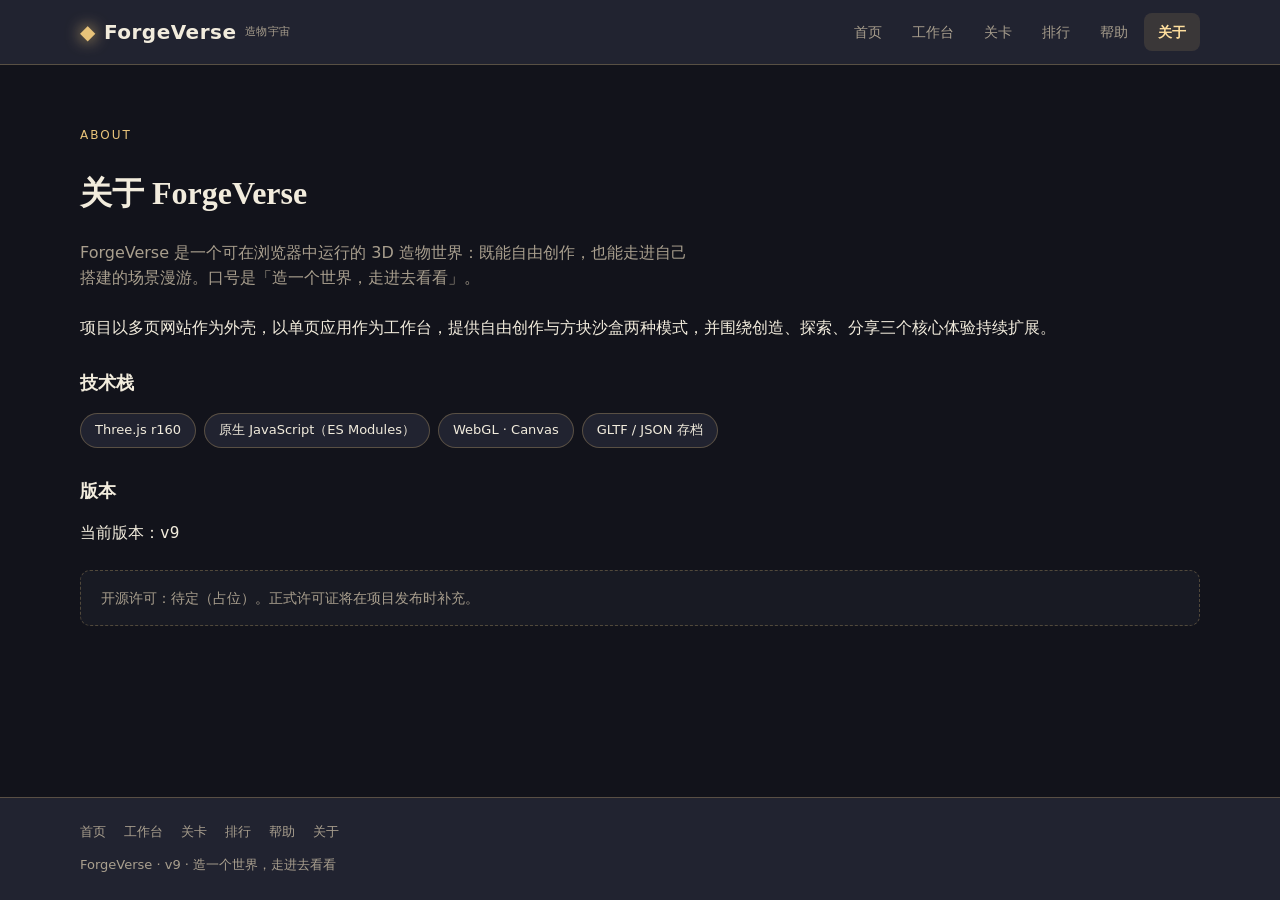
<file: about.html>
<!DOCTYPE html>
<html lang="zh-CN">
<head>
<meta charset="UTF-8" />
<meta name="viewport" content="width=device-width, initial-scale=1.0" />
<title>ForgeVerse · 关于</title>
<link rel="stylesheet" href="css/3d.css" />
<link rel="stylesheet" href="css/site.css" />
</head>
<body>
<div class="site-page">

  <header class="site-header">
    <div class="site-nav-wrap">
      <a class="site-logo" href="home.html"><span class="site-logo-mark">◆</span> ForgeVerse <span class="site-logo-sub">造物宇宙</span></a>
      <input type="checkbox" id="site-nav-toggle" class="site-nav-toggle" aria-label="展开导航菜单" />
      <label for="site-nav-toggle" class="site-nav-btn" aria-hidden="true"><span></span><span></span><span></span></label>
      <nav class="site-nav" aria-label="主导航">
        <a href="home.html">首页</a>
        <a href="index.html">工作台</a>
        <a href="levels.html">关卡</a>
        <a href="leaderboard.html">排行</a>
        <a href="help.html">帮助</a>
        <a href="about.html" aria-current="page">关于</a>
      </nav>
    </div>
  </header>

  <main class="site-main">

    <section class="site-section">
      <div class="site-container">
        <div class="site-heading">
          <span class="site-eyebrow">About</span>
          <h2>关于 ForgeVerse</h2>
          <p>ForgeVerse 是一个可在浏览器中运行的 3D 造物世界：既能自由创作，也能走进自己搭建的场景漫游。口号是「造一个世界，走进去看看」。</p>
        </div>
        <p>项目以多页网站作为外壳，以单页应用作为工作台，提供自由创作与方块沙盒两种模式，并围绕创造、探索、分享三个核心体验持续扩展。</p>

        <h3 style="margin-top:32px">技术栈</h3>
        <ul class="site-stack">
          <li>Three.js r160</li>
          <li>原生 JavaScript（ES Modules）</li>
          <li>WebGL · Canvas</li>
          <li>GLTF / JSON 存档</li>
        </ul>

        <h3 style="margin-top:32px">版本</h3>
        <p>当前版本：<span class="site-num">v9</span></p>

        <div class="site-license">
          开源许可：待定（占位）。正式许可证将在项目发布时补充。
        </div>
      </div>
    </section>

  </main>

  <footer class="site-footer">
    <div class="site-footer-inner">
      <nav class="site-footer-links" aria-label="页脚导航">
        <a href="home.html">首页</a><a href="index.html">工作台</a><a href="levels.html">关卡</a>
        <a href="leaderboard.html">排行</a><a href="help.html">帮助</a><a href="about.html">关于</a>
      </nav>
      <div>ForgeVerse · v9 · 造一个世界，走进去看看</div>
    </div>
  </footer>

</div>
</body>
</html>
</file>
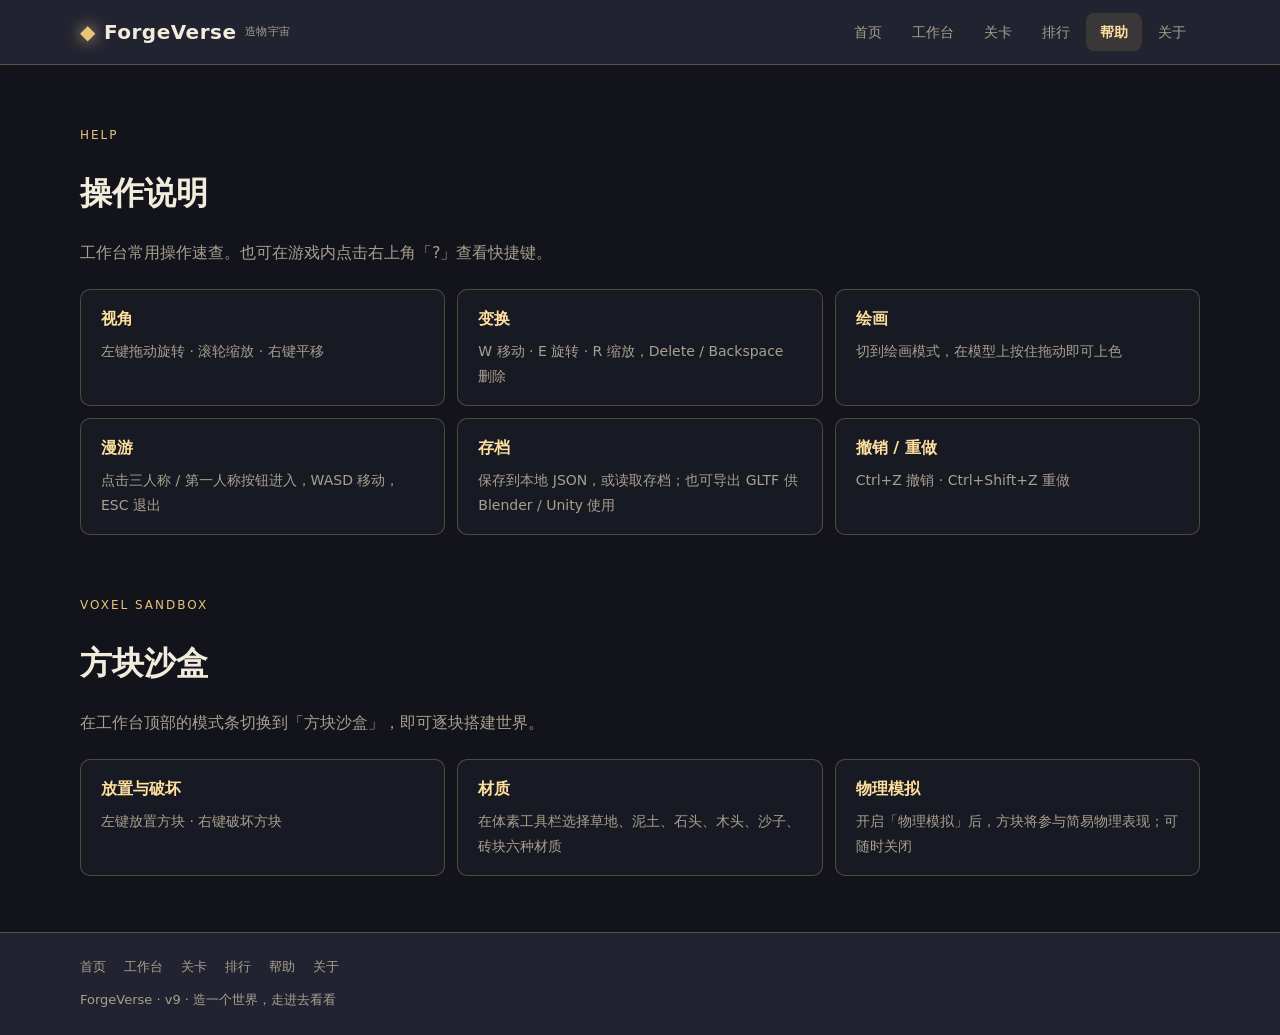
<file: help.html>
<!DOCTYPE html>
<html lang="zh-CN">
<head>
<meta charset="UTF-8" />
<meta name="viewport" content="width=device-width, initial-scale=1.0" />
<title>ForgeVerse · 帮助</title>
<link rel="stylesheet" href="css/3d.css" />
<link rel="stylesheet" href="css/site.css" />
</head>
<body>
<div class="site-page">

  <header class="site-header">
    <div class="site-nav-wrap">
      <a class="site-logo" href="home.html"><span class="site-logo-mark">◆</span> ForgeVerse <span class="site-logo-sub">造物宇宙</span></a>
      <input type="checkbox" id="site-nav-toggle" class="site-nav-toggle" aria-label="展开导航菜单" />
      <label for="site-nav-toggle" class="site-nav-btn" aria-hidden="true"><span></span><span></span><span></span></label>
      <nav class="site-nav" aria-label="主导航">
        <a href="home.html">首页</a>
        <a href="index.html">工作台</a>
        <a href="levels.html">关卡</a>
        <a href="leaderboard.html">排行</a>
        <a href="help.html" aria-current="page">帮助</a>
        <a href="about.html">关于</a>
      </nav>
    </div>
  </header>

  <main class="site-main">

    <section class="site-section">
      <div class="site-container">
        <div class="site-heading">
          <span class="site-eyebrow">Help</span>
          <h2>操作说明</h2>
          <p>工作台常用操作速查。也可在游戏内点击右上角「?」查看快捷键。</p>
        </div>
        <div class="site-help-list">
          <div class="site-help-item"><b>视角</b><span>左键拖动旋转 · 滚轮缩放 · 右键平移</span></div>
          <div class="site-help-item"><b>变换</b><span>W 移动 · E 旋转 · R 缩放，Delete / Backspace 删除</span></div>
          <div class="site-help-item"><b>绘画</b><span>切到绘画模式，在模型上按住拖动即可上色</span></div>
          <div class="site-help-item"><b>漫游</b><span>点击三人称 / 第一人称按钮进入，WASD 移动，ESC 退出</span></div>
          <div class="site-help-item"><b>存档</b><span>保存到本地 JSON，或读取存档；也可导出 GLTF 供 Blender / Unity 使用</span></div>
          <div class="site-help-item"><b>撤销 / 重做</b><span>Ctrl+Z 撤销 · Ctrl+Shift+Z 重做</span></div>
        </div>
      </div>
    </section>

    <section class="site-section">
      <div class="site-container">
        <div class="site-heading">
          <span class="site-eyebrow">Voxel Sandbox</span>
          <h2>方块沙盒</h2>
          <p>在工作台顶部的模式条切换到「方块沙盒」，即可逐块搭建世界。</p>
        </div>
        <div class="site-help-list">
          <div class="site-help-item"><b>放置与破坏</b><span>左键放置方块 · 右键破坏方块</span></div>
          <div class="site-help-item"><b>材质</b><span>在体素工具栏选择草地、泥土、石头、木头、沙子、砖块六种材质</span></div>
          <div class="site-help-item"><b>物理模拟</b><span>开启「物理模拟」后，方块将参与简易物理表现；可随时关闭</span></div>
        </div>
      </div>
    </section>

  </main>

  <footer class="site-footer">
    <div class="site-footer-inner">
      <nav class="site-footer-links" aria-label="页脚导航">
        <a href="home.html">首页</a><a href="index.html">工作台</a><a href="levels.html">关卡</a>
        <a href="leaderboard.html">排行</a><a href="help.html">帮助</a><a href="about.html">关于</a>
      </nav>
      <div>ForgeVerse · v9 · 造一个世界，走进去看看</div>
    </div>
  </footer>

</div>
</body>
</html>
</file>
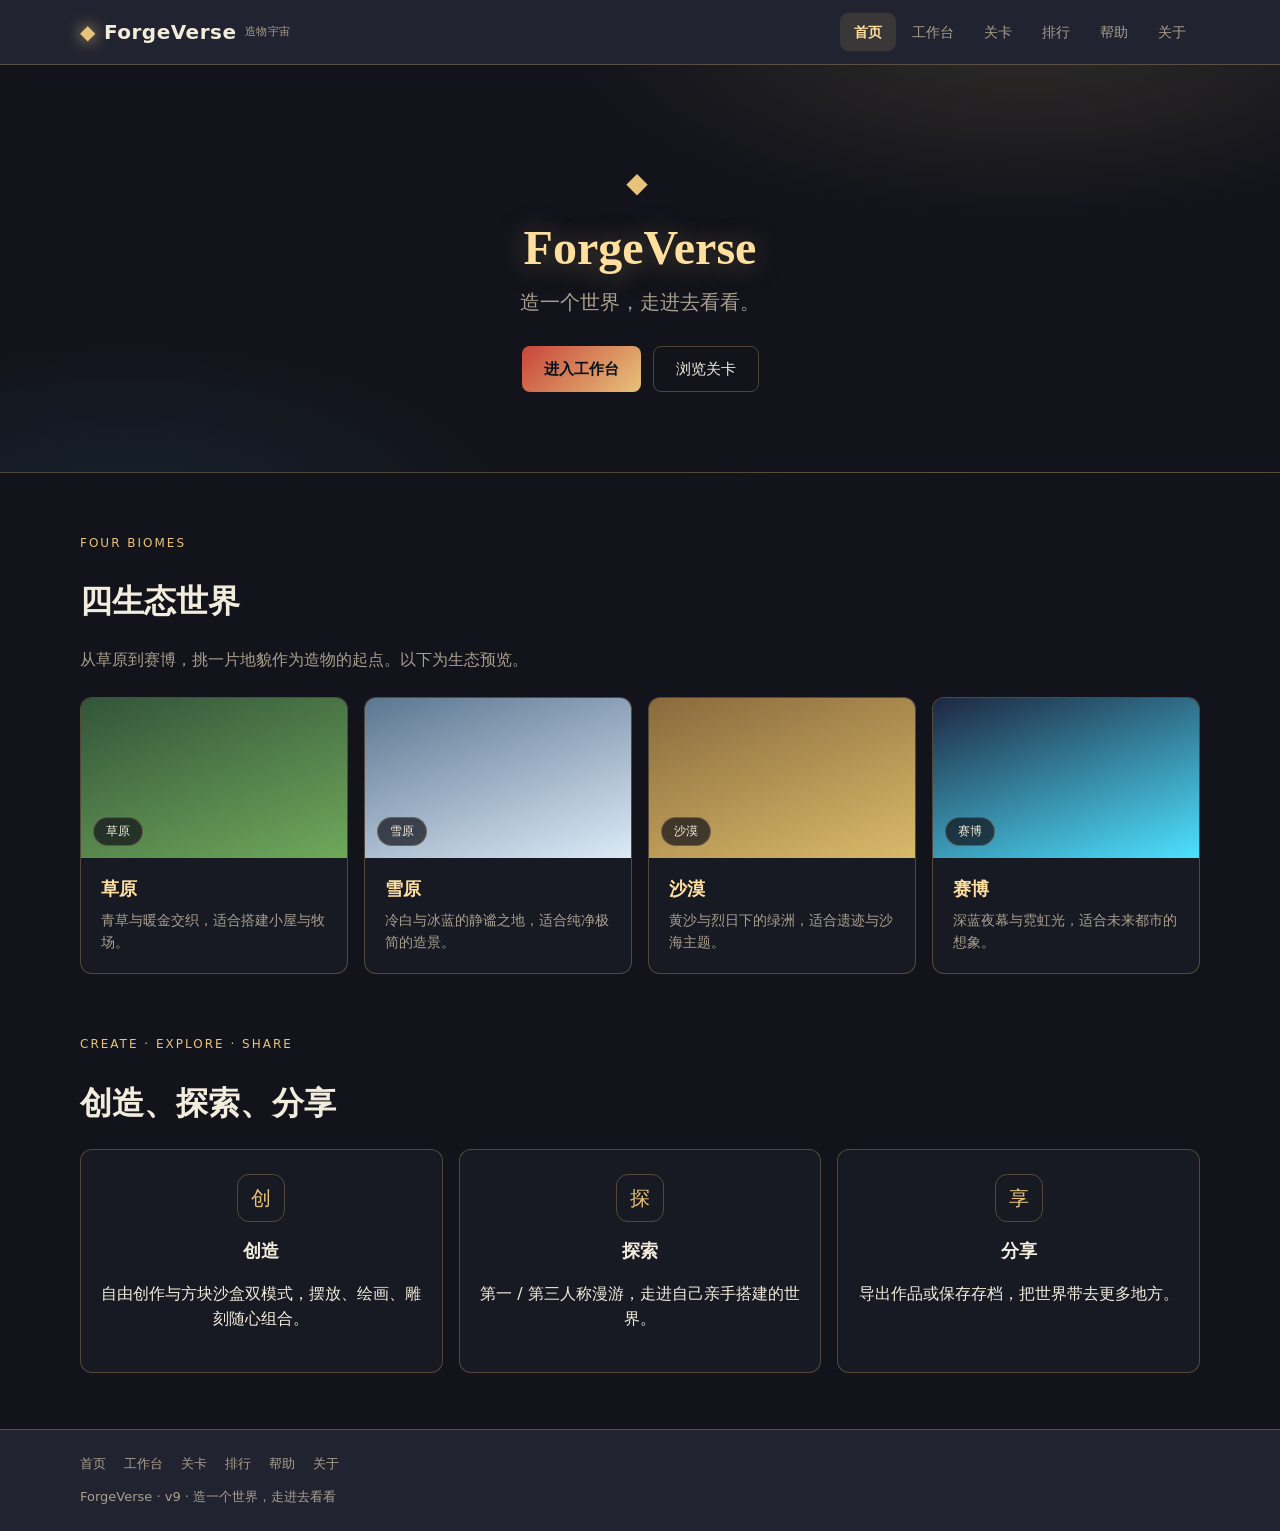
<file: home.html>
<!DOCTYPE html>
<html lang="zh-CN">
<head>
<meta charset="UTF-8" />
<meta name="viewport" content="width=device-width, initial-scale=1.0" />
<title>ForgeVerse · 造一个世界，走进去看看</title>
<link rel="stylesheet" href="css/3d.css" />
<link rel="stylesheet" href="css/site.css" />
</head>
<body>
<div class="site-page">

  <header class="site-header">
    <div class="site-nav-wrap">
      <a class="site-logo" href="home.html"><span class="site-logo-mark">◆</span> ForgeVerse <span class="site-logo-sub">造物宇宙</span></a>
      <input type="checkbox" id="site-nav-toggle" class="site-nav-toggle" aria-label="展开导航菜单" />
      <label for="site-nav-toggle" class="site-nav-btn" aria-hidden="true"><span></span><span></span><span></span></label>
      <nav class="site-nav" aria-label="主导航">
        <a href="home.html" aria-current="page">首页</a>
        <a href="index.html">工作台</a>
        <a href="levels.html">关卡</a>
        <a href="leaderboard.html">排行</a>
        <a href="help.html">帮助</a>
        <a href="about.html">关于</a>
      </nav>
    </div>
  </header>

  <main class="site-main">

    <section class="site-hero">
      <div class="site-container site-hero-inner">
        <div class="site-hero-mark">◆</div>
        <h1>ForgeVerse</h1>
        <p class="site-hero-lead">造一个世界，走进去看看。</p>
        <div class="site-hero-cta">
          <a class="site-btn site-btn-primary" href="index.html">进入工作台</a>
          <a class="site-btn site-btn-ghost" href="levels.html">浏览关卡</a>
        </div>
      </div>
    </section>

    <section class="site-section">
      <div class="site-container">
        <div class="site-heading">
          <span class="site-eyebrow">Four Biomes</span>
          <h2>四生态世界</h2>
          <p>从草原到赛博，挑一片地貌作为造物的起点。以下为生态预览。</p>
        </div>
        <div class="site-grid">
          <article class="site-card">
            <div class="site-eco-art" data-biome="grass"><span class="site-eco-tag">草原</span></div>
            <div class="site-card-body"><h3>草原</h3><p>青草与暖金交织，适合搭建小屋与牧场。</p></div>
          </article>
          <article class="site-card">
            <div class="site-eco-art" data-biome="snow"><span class="site-eco-tag">雪原</span></div>
            <div class="site-card-body"><h3>雪原</h3><p>冷白与冰蓝的静谧之地，适合纯净极简的造景。</p></div>
          </article>
          <article class="site-card">
            <div class="site-eco-art" data-biome="desert"><span class="site-eco-tag">沙漠</span></div>
            <div class="site-card-body"><h3>沙漠</h3><p>黄沙与烈日下的绿洲，适合遗迹与沙海主题。</p></div>
          </article>
          <article class="site-card">
            <div class="site-eco-art" data-biome="cyber"><span class="site-eco-tag">赛博</span></div>
            <div class="site-card-body"><h3>赛博</h3><p>深蓝夜幕与霓虹光，适合未来都市的想象。</p></div>
          </article>
        </div>
      </div>
    </section>

    <section class="site-section">
      <div class="site-container">
        <div class="site-heading">
          <span class="site-eyebrow">Create · Explore · Share</span>
          <h2>创造、探索、分享</h2>
        </div>
        <div class="site-grid site-features">
          <article class="site-card site-feature">
            <div class="site-fi">创</div>
            <h3>创造</h3>
            <p>自由创作与方块沙盒双模式，摆放、绘画、雕刻随心组合。</p>
          </article>
          <article class="site-card site-feature">
            <div class="site-fi">探</div>
            <h3>探索</h3>
            <p>第一 / 第三人称漫游，走进自己亲手搭建的世界。</p>
          </article>
          <article class="site-card site-feature">
            <div class="site-fi">享</div>
            <h3>分享</h3>
            <p>导出作品或保存存档，把世界带去更多地方。</p>
          </article>
        </div>
      </div>
    </section>

  </main>

  <footer class="site-footer">
    <div class="site-footer-inner">
      <nav class="site-footer-links" aria-label="页脚导航">
        <a href="home.html">首页</a><a href="index.html">工作台</a><a href="levels.html">关卡</a>
        <a href="leaderboard.html">排行</a><a href="help.html">帮助</a><a href="about.html">关于</a>
      </nav>
      <div>ForgeVerse · v9 · 造一个世界，走进去看看</div>
    </div>
  </footer>

</div>
</body>
</html>
</file>
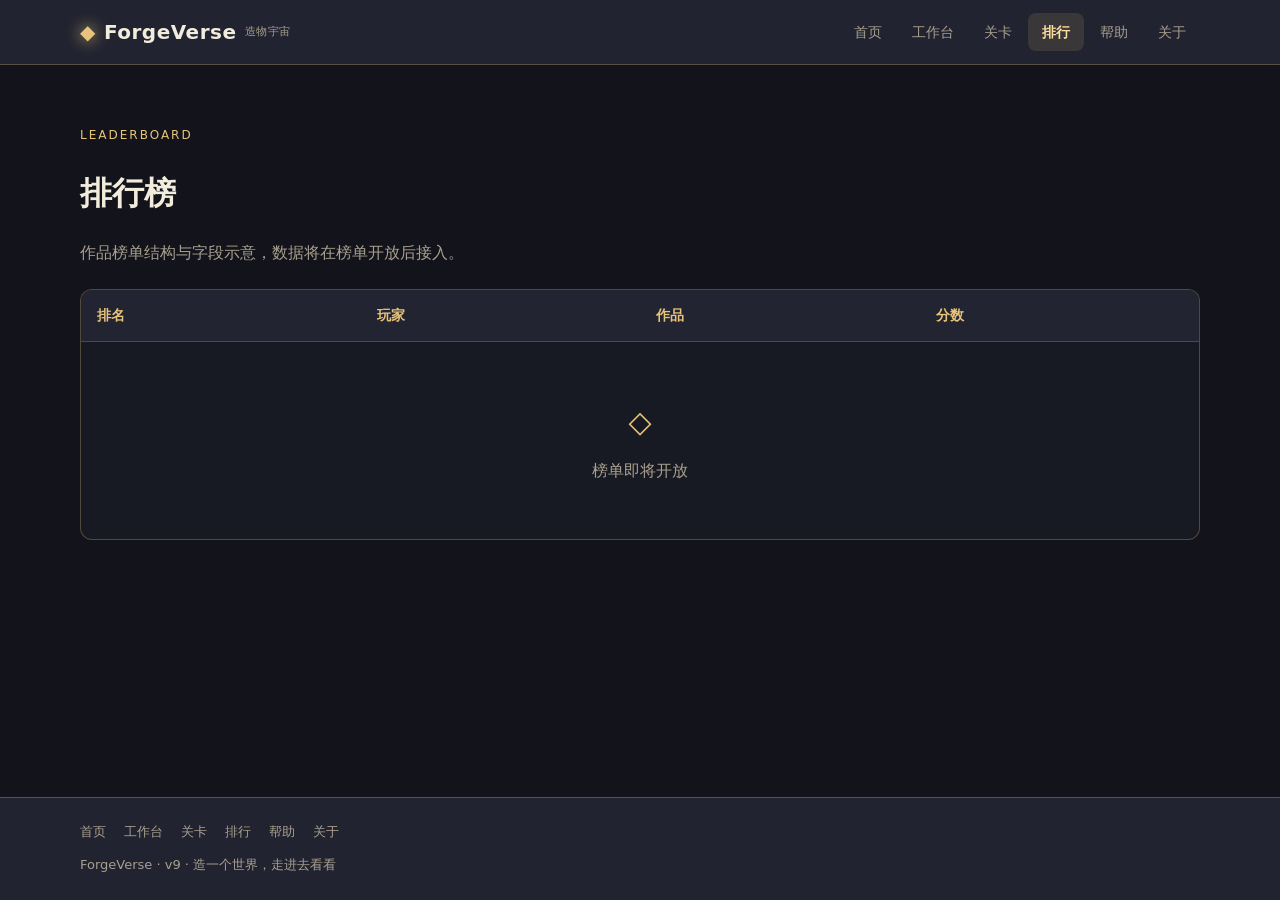
<file: leaderboard.html>
<!DOCTYPE html>
<html lang="zh-CN">
<head>
<meta charset="UTF-8" />
<meta name="viewport" content="width=device-width, initial-scale=1.0" />
<title>ForgeVerse · 排行榜</title>
<link rel="stylesheet" href="css/3d.css" />
<link rel="stylesheet" href="css/site.css" />
</head>
<body>
<div class="site-page">

  <header class="site-header">
    <div class="site-nav-wrap">
      <a class="site-logo" href="home.html"><span class="site-logo-mark">◆</span> ForgeVerse <span class="site-logo-sub">造物宇宙</span></a>
      <input type="checkbox" id="site-nav-toggle" class="site-nav-toggle" aria-label="展开导航菜单" />
      <label for="site-nav-toggle" class="site-nav-btn" aria-hidden="true"><span></span><span></span><span></span></label>
      <nav class="site-nav" aria-label="主导航">
        <a href="home.html">首页</a>
        <a href="index.html">工作台</a>
        <a href="levels.html">关卡</a>
        <a href="leaderboard.html" aria-current="page">排行</a>
        <a href="help.html">帮助</a>
        <a href="about.html">关于</a>
      </nav>
    </div>
  </header>

  <main class="site-main">
    <section class="site-section">
      <div class="site-container">
        <div class="site-heading">
          <span class="site-eyebrow">Leaderboard</span>
          <h2>排行榜</h2>
          <p>作品榜单结构与字段示意，数据将在榜单开放后接入。</p>
        </div>

        <div class="site-table-wrap">
          <table class="site-table">
            <thead>
              <tr><th scope="col">排名</th><th scope="col">玩家</th><th scope="col">作品</th><th scope="col">分数</th></tr>
            </thead>
            <tbody>
              <!-- 数据接入前保持空，不虚构排名与分数 -->
            </tbody>
          </table>
          <div class="site-empty">
            <span class="site-empty-mark" aria-hidden="true">◇</span>
            <p>榜单即将开放</p>
          </div>
        </div>
      </div>
    </section>
  </main>

  <footer class="site-footer">
    <div class="site-footer-inner">
      <nav class="site-footer-links" aria-label="页脚导航">
        <a href="home.html">首页</a><a href="index.html">工作台</a><a href="levels.html">关卡</a>
        <a href="leaderboard.html">排行</a><a href="help.html">帮助</a><a href="about.html">关于</a>
      </nav>
      <div>ForgeVerse · v9 · 造一个世界，走进去看看</div>
    </div>
  </footer>

</div>
</body>
</html>
</file>
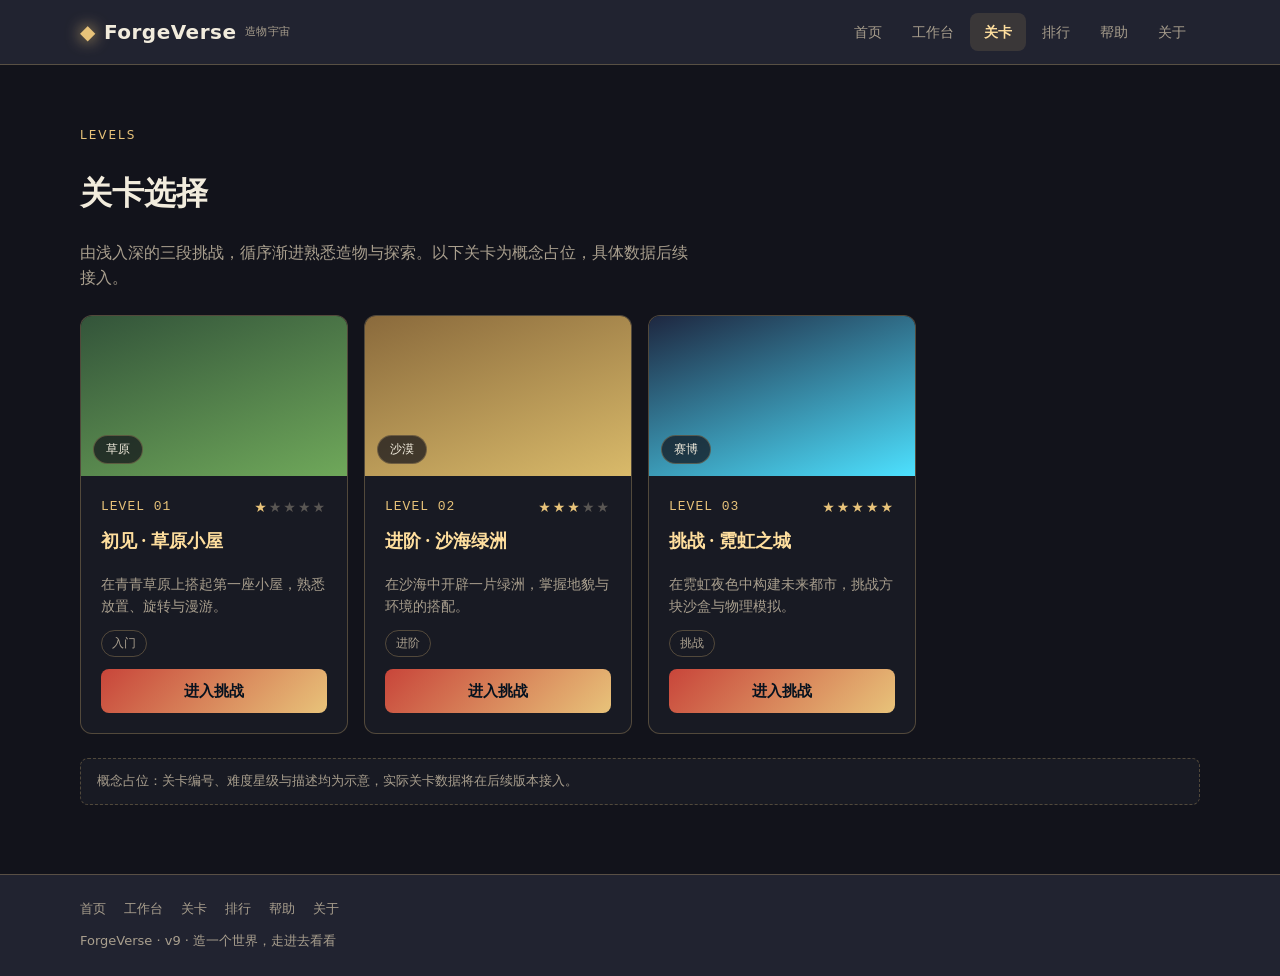
<file: levels.html>
<!DOCTYPE html>
<html lang="zh-CN">
<head>
<meta charset="UTF-8" />
<meta name="viewport" content="width=device-width, initial-scale=1.0" />
<title>ForgeVerse · 关卡选择</title>
<link rel="stylesheet" href="css/3d.css" />
<link rel="stylesheet" href="css/site.css" />
</head>
<body>
<div class="site-page">

  <header class="site-header">
    <div class="site-nav-wrap">
      <a class="site-logo" href="home.html"><span class="site-logo-mark">◆</span> ForgeVerse <span class="site-logo-sub">造物宇宙</span></a>
      <input type="checkbox" id="site-nav-toggle" class="site-nav-toggle" aria-label="展开导航菜单" />
      <label for="site-nav-toggle" class="site-nav-btn" aria-hidden="true"><span></span><span></span><span></span></label>
      <nav class="site-nav" aria-label="主导航">
        <a href="home.html">首页</a>
        <a href="index.html">工作台</a>
        <a href="levels.html" aria-current="page">关卡</a>
        <a href="leaderboard.html">排行</a>
        <a href="help.html">帮助</a>
        <a href="about.html">关于</a>
      </nav>
    </div>
  </header>

  <main class="site-main">
    <section class="site-section">
      <div class="site-container">
        <div class="site-heading">
          <span class="site-eyebrow">Levels</span>
          <h2>关卡选择</h2>
          <p>由浅入深的三段挑战，循序渐进熟悉造物与探索。以下关卡为概念占位，具体数据后续接入。</p>
        </div>

        <div class="site-grid">
          <article class="site-card site-level-card">
            <div class="site-eco-art" data-biome="grass"><span class="site-eco-tag">草原</span></div>
            <div class="site-card-body">
              <div class="site-level-meta">
                <span class="site-level-no site-num">LEVEL 01</span>
                <span class="site-stars" aria-label="难度 1 星">★<span class="off">★★★★</span></span>
              </div>
              <h3>初见 · 草原小屋</h3>
              <p>在青青草原上搭起第一座小屋，熟悉放置、旋转与漫游。</p>
              <span class="site-level-tag">入门</span>
              <a class="site-btn site-btn-primary" href="index.html">进入挑战</a>
            </div>
          </article>

          <article class="site-card site-level-card">
            <div class="site-eco-art" data-biome="desert"><span class="site-eco-tag">沙漠</span></div>
            <div class="site-card-body">
              <div class="site-level-meta">
                <span class="site-level-no site-num">LEVEL 02</span>
                <span class="site-stars" aria-label="难度 3 星">★★★<span class="off">★★</span></span>
              </div>
              <h3>进阶 · 沙海绿洲</h3>
              <p>在沙海中开辟一片绿洲，掌握地貌与环境的搭配。</p>
              <span class="site-level-tag">进阶</span>
              <a class="site-btn site-btn-primary" href="index.html">进入挑战</a>
            </div>
          </article>

          <article class="site-card site-level-card">
            <div class="site-eco-art" data-biome="cyber"><span class="site-eco-tag">赛博</span></div>
            <div class="site-card-body">
              <div class="site-level-meta">
                <span class="site-level-no site-num">LEVEL 03</span>
                <span class="site-stars" aria-label="难度 5 星">★★★★★</span>
              </div>
              <h3>挑战 · 霓虹之城</h3>
              <p>在霓虹夜色中构建未来都市，挑战方块沙盒与物理模拟。</p>
              <span class="site-level-tag">挑战</span>
              <a class="site-btn site-btn-primary" href="index.html">进入挑战</a>
            </div>
          </article>
        </div>

        <p class="site-concept-note">概念占位：关卡编号、难度星级与描述均为示意，实际关卡数据将在后续版本接入。</p>
      </div>
    </section>
  </main>

  <footer class="site-footer">
    <div class="site-footer-inner">
      <nav class="site-footer-links" aria-label="页脚导航">
        <a href="home.html">首页</a><a href="index.html">工作台</a><a href="levels.html">关卡</a>
        <a href="leaderboard.html">排行</a><a href="help.html">帮助</a><a href="about.html">关于</a>
      </nav>
      <div>ForgeVerse · v9 · 造一个世界，走进去看看</div>
    </div>
  </footer>

</div>
</body>
</html>
</file>
<file: css/3d.css>
:root{
  /* ART_BIBLE §9.1 迁移表：变量名保留，色值收敛为玄墨+暗金，消除双色系冲突 */
  --bg:#12131B; --panel:rgba(26,28,38,.86); --panel2:rgba(35,37,50,.92);
  --line:rgba(232,195,122,.28); --txt:#F2ECDD; --sub:#A99F8E;
  --acc:#E8C37A; --acc2:#A06BFF; --ok:#56C99A; --warn:#E8B75C; --danger:#C8453A;
  --gold:#E8C37A; --gold2:#FFDF9E; --neon:#4DE1FF; --violet:#A06BFF;
  --jade:#4DE1FF; --cinnabar:#C8453A; --gold-deep:#B8914F; --grid-unit:8px;
  --gold-glow:rgba(232,195,122,.35);
  --shadow:0 12px 40px rgba(0,0,0,.55);
}
*{box-sizing:border-box}
html,body{height:100%;margin:0}
body{font-family:"Segoe UI","PingFang SC","Microsoft YaHei",system-ui,sans-serif;
  background:var(--bg);color:var(--txt);overflow:hidden;user-select:none}
#app{position:fixed;inset:0}
#stage{position:absolute;inset:0}
#stage canvas{display:block}

/* 顶部栏 */
#topbar{position:absolute;top:0;left:0;right:0;height:56px;display:flex;align-items:center;
  gap:14px;padding:0 14px;background:linear-gradient(180deg,rgba(10,13,24,.95),rgba(10,13,24,.4));
  backdrop-filter:blur(8px);z-index:20;border-bottom:1px solid var(--line)}
.brand{display:flex;align-items:center;gap:10px}
.logo{font-size:22px;color:var(--acc);filter:drop-shadow(0 0 8px var(--acc))}
.bt{font-weight:800;letter-spacing:.5px}
.bs{font-size:11px;color:var(--sub)}
.modes{display:flex;gap:6px;background:var(--panel2);padding:5px;border-radius:12px}
.mode{background:transparent;border:0;color:var(--sub);padding:8px 12px;border-radius:9px;cursor:pointer;font-size:13px;transition:.15s}
.mode:hover{color:var(--txt)}
.mode.active{background:linear-gradient(135deg,var(--cinnabar),var(--gold));color:#06121f;font-weight:700;box-shadow:0 0 16px rgba(232,195,122,.5)}
.topright{margin-left:auto;display:flex;align-items:center;gap:8px}
.mini{display:flex;align-items:center;gap:6px;color:var(--sub);font-size:12px}
.mini input{width:80px}
.icon{width:36px;height:36px;border-radius:9px;border:1px solid var(--line);background:var(--panel2);color:var(--txt);cursor:pointer;font-size:15px;transition:.15s}
.icon:hover{border-color:var(--acc);color:var(--acc)}
.icon.active{background:rgba(232,195,122,.18);border-color:var(--acc);color:var(--acc)}
.ghost{background:var(--panel2);border:1px solid var(--line);color:var(--txt);padding:8px 12px;border-radius:9px;cursor:pointer;font-size:13px}
.ghost:hover{border-color:var(--acc)}
.danger{background:rgba(255,107,107,.16);border:1px solid var(--danger);color:var(--danger)}
.danger:hover{background:var(--danger);color:#fff}

/* 左栏 */
#leftbar{position:absolute;left:12px;top:68px;width:176px;max-height:calc(100% - 220px);overflow:auto;
  background:var(--panel);border:1px solid var(--line);border-radius:14px;padding:12px;z-index:15;backdrop-filter:blur(8px)}
.lbl{font-size:11px;color:var(--sub);text-transform:uppercase;letter-spacing:1px;margin:6px 0 8px}
.lib{display:grid;grid-template-columns:1fr 1fr;gap:6px;margin-bottom:6px}
.lib button{background:var(--panel2);border:1px solid var(--line);color:var(--txt);border-radius:9px;padding:9px 6px;font-size:12px;cursor:pointer;transition:.15s}
.lib button:hover{border-color:var(--acc);transform:translateY(-1px)}
.lib2{display:grid;grid-template-columns:1fr 1fr 1fr;gap:6px;margin-bottom:8px}
.lib2 button{background:var(--panel2);border:1px solid var(--line);color:var(--txt);border-radius:8px;padding:8px 4px;font-size:12px;cursor:pointer}
.lib2 button:hover{border-color:var(--acc)}
.lib2 button.active{outline:2px solid var(--acc)}
.tree{max-height:200px;overflow:auto;display:flex;flex-direction:column;gap:3px}
.tree .node{display:flex;align-items:center;gap:6px;font-size:12px;padding:5px 7px;border-radius:7px;background:var(--panel2);cursor:pointer}
.tree .node:hover{background:rgba(232,195,122,.12)}
.tree .node.sel{outline:1px solid var(--acc);color:var(--acc)}
.tree .node .x{margin-left:auto;color:var(--sub);font-size:11px}
.tree .node.hidden{opacity:.4}

/* 右栏 */
#rightbar{position:absolute;right:12px;top:68px;width:262px;max-height:calc(100% - 220px);overflow:auto;
  background:var(--panel);border:1px solid var(--line);border-radius:14px;z-index:15;backdrop-filter:blur(8px)}
.tabs{display:flex;gap:4px;padding:8px;border-bottom:1px solid var(--line)}
.it{flex:1;background:transparent;border:0;color:var(--sub);padding:8px;border-radius:8px;cursor:pointer;font-size:13px}
.it.active{background:var(--panel2);color:var(--acc)}
.panel{padding:12px}
.grp{font-size:11px;color:var(--sub);margin:12px 0 6px;letter-spacing:.5px}
.row{display:flex;align-items:center;justify-content:space-between;gap:8px;margin:8px 0;font-size:13px}
.row input[type=text],.row input[type=number]{width:140px;background:var(--panel2);border:1px solid var(--line);color:var(--txt);border-radius:7px;padding:6px}
.row input[type=color]{width:42px;height:28px;border:1px solid var(--line);background:none;border-radius:6px;cursor:pointer}
.row input[type=range]{width:130px}
.row.chk{justify-content:flex-start;gap:8px}
.vec3{display:grid;grid-template-columns:1fr 1fr 1fr;gap:5px}
.vec3 input{width:100%;background:var(--panel2);border:1px solid var(--line);color:var(--txt);border-radius:7px;padding:6px}
.hint{font-size:12px;color:var(--sub);line-height:1.6;background:rgba(232,195,122,.06);border:1px dashed var(--line);padding:10px;border-radius:9px}
.btnrow{display:flex;gap:6px;margin-top:12px}
.btnrow button{flex:1}

/* 底部栏 */
#bottombar{position:absolute;left:12px;right:12px;bottom:10px;height:158px;display:flex;gap:10px;z-index:15;align-items:stretch}
.tasks{flex:1;background:var(--panel);border:1px solid var(--line);border-radius:14px;padding:10px 12px;backdrop-filter:blur(8px);display:flex;flex-direction:column}
.t-head{display:flex;justify-content:space-between;align-items:center;font-size:13px;font-weight:700}
.lv{color:var(--warn)}
.xpbar{position:relative;height:14px;background:var(--panel2);border-radius:8px;margin:6px 0;overflow:hidden}
.xpbar i{position:absolute;left:0;top:0;bottom:0;width:0;background:linear-gradient(90deg,var(--acc),var(--acc2));transition:width .4s}
.xpbar span{position:absolute;inset:0;display:flex;align-items:center;justify-content:center;font-size:10px;color:#fff;text-shadow:0 1px 2px #000}
.t-add{display:flex;gap:6px;margin:4px 0}
.t-add input{flex:1;background:var(--panel2);border:1px solid var(--line);color:var(--txt);border-radius:8px;padding:7px}
.t-add button{width:38px;background:var(--acc);border:0;border-radius:8px;color:#06121f;font-size:18px;cursor:pointer}
.t-list{list-style:none;margin:0;padding:0;overflow:auto;flex:1;display:flex;flex-direction:column;gap:4px}
.t-list li{display:flex;align-items:center;gap:8px;background:var(--panel2);padding:6px 9px;border-radius:8px;font-size:13px}
.t-list li .ck{width:16px;height:16px;border-radius:4px;border:1px solid var(--line);cursor:pointer;display:flex;align-items:center;justify-content:center;font-size:11px}
.t-list li.done{opacity:.5;text-decoration:line-through}
.t-list li .del{margin-left:auto;color:var(--sub);cursor:pointer}
.companion{width:170px;background:var(--panel);border:1px solid var(--line);border-radius:14px;display:flex;flex-direction:column;align-items:center;justify-content:center;gap:6px;backdrop-filter:blur(8px);position:relative}
.bubble{max-width:150px;background:var(--panel2);border:1px solid var(--line);border-radius:12px;padding:8px 10px;font-size:12px;line-height:1.4;text-align:center;min-height:42px}
.pet{font-size:46px;filter:drop-shadow(0 0 12px rgba(232,195,122,.6));animation:bob 2.4s ease-in-out infinite}
.pet-name{font-size:11px;color:var(--sub)}
@keyframes bob{0%,100%{transform:translateY(0)}50%{transform:translateY(-8px)}}
.hud{width:150px;background:var(--panel);border:1px solid var(--line);border-radius:14px;padding:10px 12px;display:flex;flex-direction:column;justify-content:center;gap:6px;font-size:12px;color:var(--sub);backdrop-filter:blur(8px)}
.hud b{color:var(--acc);float:right}

/* 提示 toast */
#toast{position:absolute;top:64px;left:50%;transform:translateX(-50%);z-index:40;display:flex;flex-direction:column;gap:6px;align-items:center;pointer-events:none}
.toast-i{background:rgba(26,28,38,.95);border:1px solid var(--acc);color:var(--txt);padding:9px 16px;border-radius:10px;font-size:13px;box-shadow:var(--shadow);animation:pop .3s}
@keyframes pop{from{opacity:0;transform:translateY(-8px)}to{opacity:1;transform:none}}

/* 模态 */
.modal{position:absolute;inset:0;background:rgba(6,9,18,.78);display:flex;align-items:center;justify-content:center;z-index:50;backdrop-filter:blur(6px)}
.modal.hidden{display:none}
.card{background:linear-gradient(160deg,#141a2e,#0e1322);border:1px solid var(--line);border-radius:18px;padding:26px;width:420px;max-width:92vw;box-shadow:var(--shadow);text-align:center}
.card h1{margin:0 0 8px;font-size:22px}
.card p{color:var(--sub);font-size:13px;line-height:1.6}
.themes{display:grid;grid-template-columns:1fr 1fr;gap:8px;margin:14px 0}
.themes button{background:var(--panel2);border:1px solid var(--line);color:var(--txt);border-radius:10px;padding:14px;font-size:14px;cursor:pointer}
.themes button.active{border-color:var(--acc);box-shadow:0 0 14px rgba(232,195,122,.45);color:var(--acc)}
.primary{margin-top:10px;width:100%;background:linear-gradient(135deg,var(--cinnabar),var(--gold));border:0;color:#06121f;font-weight:800;padding:13px;border-radius:11px;font-size:15px;cursor:pointer}
.tip{font-size:11px;margin-top:14px;opacity:.8}
.spin{width:38px;height:38px;border:3px solid var(--line);border-top-color:var(--acc);border-radius:50%;margin:0 auto 14px;animation:rot 1s linear infinite}
@keyframes rot{to{transform:rotate(360deg)}}

/* ===== 增强版新增样式 ===== */
.sub{font-size:10px;color:var(--sub);font-weight:400}
.hint.xs{font-size:11px;padding:8px}
.cnt{color:var(--acc);font-size:11px}

/* 6 标签自适应 */
.tabs{flex-wrap:wrap}
.it{flex:1 1 30%;font-size:12px;padding:7px 4px}

/* 全宽按钮 */
button.full{width:100%}

/* 画质按钮 */
.qbtn{border-color:var(--acc2);color:var(--acc2);white-space:nowrap;font-weight:600}
.qbtn:hover{background:rgba(160,107,255,.15)}

/* 布尔目标 */
.bool-target{display:flex;align-items:center;gap:8px;margin-bottom:8px}
.bool-target #boolTargetName{font-size:11px;color:var(--warn);flex:1;overflow:hidden;text-overflow:ellipsis;white-space:nowrap}
#btnPickBool.picking{border-color:var(--acc2);color:var(--acc2);box-shadow:0 0 12px rgba(160,107,255,.5)}

/* 材质网格 */
.matgrid{display:grid;grid-template-columns:repeat(3,1fr);gap:8px}
.matgrid button{position:relative;background:var(--panel2);border:1px solid var(--line);color:var(--txt);border-radius:9px;padding:9px 4px;font-size:12px;cursor:pointer;overflow:hidden}
.matgrid button::before{content:'';position:absolute;top:0;left:0;right:0;height:4px;background:var(--c)}
.matgrid button:hover{border-color:var(--c);transform:translateY(-1px)}

/* 纹理画板 */
.texcanvas{width:100%;aspect-ratio:1;background:#ddd;border:2px solid var(--line);border-radius:10px;cursor:crosshair;touch-action:none;display:block;margin-bottom:8px}

/* PMode / 形状按钮激活态 */
.pmode.active,.bshape.active{outline:2px solid var(--acc);color:var(--acc)}

/* 帮助面板 */
.help-card{width:520px}
.help-grid{display:grid;grid-template-columns:1fr 1fr;gap:10px;margin:16px 0;text-align:left}
.help-grid>div{background:var(--panel2);border:1px solid var(--line);border-radius:9px;padding:10px;display:flex;flex-direction:column;gap:4px}
.help-grid b{color:var(--acc);font-size:12px}
.help-grid span{font-size:11px;color:var(--sub);line-height:1.5}

/* 小地图 + 底部栏再平衡 */
.hud{width:120px}
.minimap-wrap{width:120px;background:var(--panel);border:1px solid var(--line);border-radius:14px;display:flex;flex-direction:column;align-items:center;justify-content:center;padding:6px;backdrop-filter:blur(8px)}
#minimap{width:106px;height:106px;border-radius:50%;border:2px solid var(--line)}
.mm-label{font-size:10px;color:var(--sub);margin-top:2px}

::-webkit-scrollbar{width:8px;height:8px}
::-webkit-scrollbar-thumb{background:rgba(232,195,122,.25);border-radius:8px}

/* ============ v5 王者风格皮肤：变量已并入顶部单一 :root（ART_BIBLE §9.1） ============
   原此处第二个 :root 重复定义 --gold/--line/--panel 等，覆盖顶部变量造成双源冲突。
   现已删除，顶部 :root 为唯一色值真源。下列规则继续引用同名变量，视觉保持暗金。 */
/* 顶部：暗金渐变 + 切角 */
#topbar{
  background:linear-gradient(180deg,rgba(14,12,20,.97),rgba(30,24,36,.75));
  border-bottom:1px solid var(--gold);
  box-shadow:0 2px 20px rgba(232,195,122,.12);
}
.brand .logo{color:var(--gold);filter:drop-shadow(0 0 10px var(--gold))}
.bt{background:linear-gradient(90deg,var(--gold2),var(--gold));-webkit-background-clip:text;background-clip:text;color:transparent;letter-spacing:1px}
.mode.active{background:linear-gradient(135deg,var(--gold2),var(--gold));color:#1a1220;box-shadow:0 0 18px rgba(232,195,122,.5)}
.icon.active{color:var(--gold);border-color:var(--gold);background:rgba(232,195,122,.14)}
.ghost{border-color:var(--line)}
.ghost:hover{border-color:var(--gold);color:var(--gold)}
/* 侧栏：切角 + 金边 */
#leftbar,#rightbar{
  background:linear-gradient(160deg,rgba(20,18,30,.92),rgba(12,14,24,.9));
  border:1px solid var(--line);
  box-shadow:0 8px 32px rgba(0,0,0,.5),inset 0 1px 0 rgba(232,195,122,.12);
  clip-path:polygon(0 0,calc(100% - 14px) 0,100% 14px,100% 100%,14px 100%,0 calc(100% - 14px));
}
.lbl{color:var(--gold);letter-spacing:2px}
.lib button,.lib2 button,.it{
  background:linear-gradient(135deg,rgba(40,42,60,.85),rgba(26,28,44,.85));
  border:1px solid rgba(232,195,122,.18);
}
.lib button:hover,.lib2 button:hover{border-color:var(--gold);color:var(--gold2);box-shadow:0 0 14px rgba(232,195,122,.25)}
.it.active{background:linear-gradient(135deg,rgba(232,195,122,.28),rgba(160,107,255,.2));color:var(--gold2);border-bottom:2px solid var(--gold)}
/* 主栏：“操作台” */
#bottombar{
  background:linear-gradient(180deg,rgba(18,16,26,.94),rgba(10,10,18,.96));
  border:1px solid var(--line);border-radius:0;
  clip-path:polygon(0 0,calc(100% - 18px) 0,100% 18px,100% 100%,18px 100%,0 calc(100% - 18px));
  box-shadow:0 -6px 30px rgba(0,0,0,.5);
}
.t-head{color:var(--gold2);letter-spacing:1px}
.xpbar i{background:linear-gradient(90deg,var(--gold),var(--violet))}
.pet{filter:drop-shadow(0 0 14px var(--gold))}
/* 闲置自动收起 */
.auto-hide{transition:transform .35s cubic-bezier(.4,0,.2,1),opacity .3s}
#leftbar.auto-hide.collapsed{transform:translateX(calc(-100% + 26px));opacity:.55}
#rightbar.auto-hide.collapsed{transform:translateX(calc(100% - 26px));opacity:.55}
.auto-hide:hover{transform:none!important;opacity:1!important}
.rail-handle{position:absolute;top:50%;width:22px;height:64px;transform:translateY(-50%);
  background:linear-gradient(180deg,var(--gold),rgba(232,195,122,.3));border-radius:6px;
  color:#1a1220;display:flex;align-items:center;justify-content:center;font-size:12px;cursor:pointer;opacity:.85}
#leftbar .rail-handle{right:-22px}
#rightbar .rail-handle{left:-22px}
/* 顶部搜索栏 */
.searchbar{position:relative;display:flex;align-items:center;gap:6px;background:rgba(10,12,22,.85);
  border:1px solid var(--line);border-radius:20px;padding:4px 12px;min-width:190px}
.searchbar input{background:none;border:0;outline:0;color:var(--txt);width:100%;font-size:12px}
.search-results{position:absolute;top:calc(100% + 6px);left:0;right:0;background:var(--panel);
  border:1px solid var(--gold);border-radius:10px;max-height:260px;overflow:auto;z-index:60;display:none}
.search-results.show{display:block}
.search-results .sr-item{padding:8px 10px;font-size:12px;cursor:pointer;border-bottom:1px solid var(--line)}
.search-results .sr-item:hover{background:rgba(232,195,122,.15)}
.search-results .sr-item small{color:var(--sub);float:right}
/* 登录/云同步按钮 */
.cloud-btn{border-color:var(--gold2);color:var(--gold2)}
.cloud-btn:hover{background:rgba(232,195,122,.16)}
/* 物品信息卡 */
.info-card{position:absolute;right:286px;top:70px;width:280px;max-height:70vh;overflow:auto;z-index:30;
  background:linear-gradient(160deg,rgba(20,18,30,.97),rgba(12,12,22,.97));
  border:1px solid var(--gold);box-shadow:0 10px 40px rgba(0,0,0,.6),0 0 20px rgba(232,195,122,.15);
  clip-path:polygon(0 0,calc(100% - 14px) 0,100% 14px,100% 100%,14px 100%,0 calc(100% - 14px));
  padding:14px;display:none}
.info-card.show{display:block;animation:pop .25s}
.info-card .ic-head{display:flex;justify-content:space-between;align-items:center;margin-bottom:10px}
.info-card .ic-head b{color:var(--gold2);font-size:15px}
.info-card .ic-close{cursor:pointer;color:var(--sub)}
.info-card .ic-tag{display:inline-block;background:rgba(232,195,122,.16);border:1px solid var(--gold);
  color:var(--gold2);border-radius:12px;padding:3px 10px;font-size:11px;margin:3px}
.info-card .ic-row{display:flex;gap:6px;margin:8px 0}
.info-card .ic-row input{flex:1;background:var(--panel2);border:1px solid var(--line);color:var(--txt);border-radius:7px;padding:6px;font-size:12px}
.info-card .ic-mark{color:var(--violet);font-size:18px;cursor:pointer}
/* 信息台（笔记/天气/个人信息） */
.infobar{flex:1;display:flex;gap:10px;min-width:0}
.info-col{background:rgba(30,34,52,.6);border:1px solid var(--line);border-radius:8px;padding:8px;flex:1;min-width:0;display:flex;flex-direction:column}
.info-col h4{margin:0 0 6px;color:var(--gold);font-size:11px;letter-spacing:1px}
.info-col textarea{flex:1;background:rgba(10,12,22,.7);border:1px solid var(--line);color:var(--txt);
  border-radius:6px;padding:6px;font-size:11px;resize:none;outline:0;font-family:inherit}
.info-col .wx{font-size:11px;color:var(--sub);line-height:1.7}
.info-col .me{font-size:11px;color:var(--sub);line-height:1.7}
.info-col .me b{color:var(--neon)}
/* 导入/资产库按钮 */
.ghost.imp{border-style:dashed}

/* ================================================================
   全屏世界管理页 #worldManager / 新建配置页 #worldConfig
   依据 ART_BIBLE §3/§7/§9 与 UX_SPEC §2/§3/§6
   ================================================================ */
.fullscreen-page{position:absolute;inset:0;z-index:70;display:flex;flex-direction:column}
.fullscreen-page.hidden{display:none}

/* ---- CTA：朱砂→鎏金渐变（替换旧蓝紫） ---- */
.cta-gold{
  background:linear-gradient(135deg,var(--cinnabar) 0%,var(--gold-deep) 55%,var(--gold) 100%);
  color:#F2ECDD;font-weight:700;border:1px solid rgba(255,223,158,.5);
  box-shadow:inset 0 1px 0 rgba(255,223,158,.28),0 8px 28px rgba(0,0,0,.5),0 0 24px var(--gold-glow);
  transition:transform .2s cubic-bezier(.22,.61,.36,1),box-shadow .2s,filter .2s;
}
.cta-gold:hover{transform:translateY(-2px);filter:brightness(1.08);box-shadow:inset 0 1px 0 rgba(255,223,158,.4),0 12px 36px rgba(0,0,0,.6),0 0 32px var(--gold-glow)}
.cta-gold:active{transform:translateY(0) scale(.99)}

/* ---- L0 背景四层：玄墨 / 天光 / 景深剪影 / 暗角 ---- */
.wm-bg{position:absolute;inset:0;overflow:hidden;pointer-events:none;background:var(--cinnabar-ink,#0A0B10)}
.wm-bg-glow{position:absolute;inset:0;background:radial-gradient(ellipse at 50% 18%,rgba(232,195,122,.10),transparent 60%)}
.wm-bg-ridge{position:absolute;left:-5%;right:-5%;bottom:0;background-repeat:no-repeat;background-position:bottom;background-size:cover}
.wm-bg-far{height:52%;opacity:.10;filter:blur(6px);background-image:linear-gradient(transparent 30%,#0A0B10 90%),radial-gradient(ellipse 60% 80% at 20% 100%,#1A1C26 40%,transparent 70%),radial-gradient(ellipse 55% 90% at 78% 100%,#232532 40%,transparent 70%)}
.wm-bg-mid{height:34%;opacity:.14;filter:blur(3px);background-image:linear-gradient(transparent 40%,#12131B 92%),radial-gradient(ellipse 40% 100% at 50% 100%,#2E3141 45%,transparent 72%)}
.wm-bg-mist{position:absolute;left:0;right:0;bottom:16%;height:22%;background:linear-gradient(transparent,rgba(232,195,122,.05),transparent);filter:blur(8px)}
.wm-bg-vignette{position:absolute;inset:0;background:radial-gradient(ellipse at 50% 45%,transparent 45%,rgba(0,0,0,.5) 100%)}

/* ---- 顶栏 L0 ---- */
.wm-top{position:relative;z-index:2;display:flex;align-items:center;justify-content:space-between;
  min-height:88px;padding:0 48px;border-bottom:1px solid var(--line);
  background:linear-gradient(180deg,rgba(10,11,16,.7),transparent)}
.wm-brand{display:flex;align-items:center;gap:16px}
.wm-sigil{font-size:26px;color:var(--gold);filter:drop-shadow(0 0 10px var(--gold-glow))}
.wm-h0{font-family:"Songti SC","STSong","SimSun",serif;font-size:32px;line-height:42px;font-weight:700;
  letter-spacing:3px;background:linear-gradient(90deg,var(--gold2),var(--gold));
  -webkit-background-clip:text;background-clip:text;color:transparent}
.wm-subline{font-size:12px;color:var(--sub);letter-spacing:3px}
.wm-top-actions{display:flex;align-items:center;gap:16px}
.wm-count{font-size:13px;color:var(--sub)} .wm-count b{color:var(--gold2);font-size:16px}

/* ---- 主行动 L1 ---- */
.wm-hero{position:relative;z-index:2;display:flex;align-items:center;justify-content:space-between;
  padding:32px 48px 16px}
.wm-hero-title{margin:0;font-family:"Songti SC","STSong","SimSun",serif;font-size:26px;line-height:34px;
  font-weight:700;letter-spacing:2px;color:var(--gold2)}
.wm-create{padding:14px 28px;font-size:16px;border-radius:12px;letter-spacing:1px}

/* ---- 工具条 L3 ---- */
.wm-tools{position:relative;z-index:2;display:flex;align-items:center;justify-content:space-between;
  gap:16px;padding:0 48px 16px;flex-wrap:wrap}
.wm-layouts{display:flex;gap:4px;background:var(--panel);padding:5px;border-radius:10px;border:1px solid var(--line)}
.wm-layout{background:transparent;border:0;color:var(--sub);padding:8px 14px;border-radius:7px;cursor:pointer;
  font-size:13px;transition:.2s}
.wm-layout:hover{color:var(--txt)}
.wm-layout.active{background:linear-gradient(135deg,rgba(232,195,122,.28),rgba(184,145,79,.18));
  color:var(--gold2);box-shadow:inset 0 1px 0 rgba(255,223,158,.22)}
.wm-filters{display:flex;gap:8px;flex-wrap:wrap}
.wm-filters select,.wm-search{background:var(--panel);border:1px solid var(--line);color:var(--txt);
  border-radius:8px;padding:8px 12px;font-size:13px;outline:0}
.wm-search{min-width:200px}
.wm-filters select:focus,.wm-search:focus{border-color:var(--jade)}

/* ---- 世界卡片区 L2 ---- */
.wm-worlds{position:relative;z-index:2;flex:1;overflow:auto;padding:8px 48px 24px;min-height:0}
.wm-worlds[data-layout="grid"]{display:grid;grid-template-columns:repeat(4,1fr);gap:24px;align-content:start}
.wm-worlds[data-layout="list"]{display:flex;flex-direction:column;gap:8px}
.wm-worlds[data-layout="timeline"]{display:flex;flex-direction:column;gap:0;padding-left:24px;
  border-left:1px solid var(--line);margin-left:24px}

.wm-card{position:relative;cursor:pointer;overflow:hidden;
  background:linear-gradient(160deg,rgba(26,28,38,.9),rgba(10,11,16,.92));
  border:1px solid rgba(232,195,122,.55);
  box-shadow:inset 0 1px 0 rgba(255,223,158,.22),0 8px 32px rgba(0,0,0,.55);
  clip-path:polygon(0 0,calc(100% - 18px) 0,100% 18px,100% 100%,18px 100%,0 calc(100% - 18px));
  transition:transform .2s cubic-bezier(.22,.61,.36,1),box-shadow .2s,border-color .2s,filter .2s}
.wm-worlds[data-layout="grid"] .wm-card{min-height:220px;display:flex;flex-direction:column}
.wm-worlds[data-layout="list"] .wm-card{min-height:64px;display:flex;align-items:center;
  clip-path:none;border-radius:10px}
.wm-worlds[data-layout="list"] .wm-thumb{width:80px;height:56px;flex:0 0 80px}
.wm-worlds[data-layout="list"] .wm-card-body{flex:1;display:flex;align-items:center;gap:16px}
.wm-worlds[data-layout="timeline"] .wm-card{min-height:96px;margin-bottom:20px;display:flex;
  clip-path:none;border-radius:10px}
.wm-worlds[data-layout="timeline"] .wm-card::before{content:'';position:absolute;left:-30px;top:42%;
  width:11px;height:11px;background:var(--gold);border-radius:50%;box-shadow:0 0 0 4px var(--bg),0 0 12px var(--gold-glow)}
.wm-worlds[data-layout="timeline"] .wm-thumb{width:120px;flex:0 0 120px}

.wm-thumb{position:relative;height:130px;background-size:cover;background-position:center;
  background-color:var(--panel2);background-image:linear-gradient(135deg,rgba(232,195,122,.08),transparent)}
.wm-thumb--new{display:flex;align-items:center;justify-content:center;
  background-image:radial-gradient(circle at 50% 50%,rgba(232,195,122,.12),transparent 65%)}
.wm-thumb--new span{font-size:44px;color:var(--gold);opacity:.8}
.wm-card-body{padding:12px 14px}
.wm-card-name{font-size:16px;font-weight:600;letter-spacing:1px;color:var(--txt)}
.wm-card-meta{font-size:12px;color:var(--sub);margin-top:6px}
.wm-sync{font-size:12px;margin-top:8px;min-height:18px}
.wm-sync[data-sync="synced"]{color:var(--ok)}
.wm-sync[data-sync="pending"],.wm-sync[data-sync="syncing"]{color:var(--warn)}
.wm-sync[data-sync="conflict"]{color:var(--cinnabar)}
.wm-more{position:absolute;top:10px;right:10px;width:28px;height:28px;border-radius:7px;
  background:rgba(10,11,16,.8);border:1px solid var(--line);color:var(--gold2);cursor:pointer;
  opacity:0;transition:opacity .2s;font-size:15px}
.wm-card:hover .wm-more,.wm-card:focus-within .wm-more{opacity:1}

/* 卡片四态：默认 / 悬停 / 选中 / 新建 */
.wm-card:hover{transform:translateY(-4px);border-color:var(--gold2);
  box-shadow:inset 0 1px 0 rgba(255,223,158,.35),0 16px 40px rgba(0,0,0,.6),0 0 24px var(--gold-glow)}
.wm-card:hover .wm-thumb{filter:brightness(1.03) saturate(1.05)}
.wm-card.selected{border:2px solid var(--gold2);box-shadow:0 0 24px var(--gold-glow)}
.wm-card.selected .wm-thumb{filter:brightness(1.08)}
.wm-card.selected::after{content:'选';position:absolute;top:10px;right:10px;width:26px;height:26px;
  background:var(--cinnabar);color:#F2ECDD;font-size:13px;display:flex;align-items:center;justify-content:center;
  transform:rotate(-6deg);border:1px solid var(--gold2);font-family:"Songti SC","SimSun",serif}
.wm-card--new,.wm-card--new:hover{border-style:dashed;border-color:rgba(232,195,122,.4)}
.wm-worlds.has-selection .wm-card:not(.selected){filter:saturate(.8) brightness(.9)}
/* 场景缩略图（程序化主色占位，无外部资源） */
.biome-grass .wm-thumb,.wm-thumb[data-biome="grass"]{background-image:linear-gradient(160deg,#33543A,#6FA85A)}
.biome-snow .wm-thumb,.wm-thumb[data-biome="snow"]{background-image:linear-gradient(160deg,#5C7691,#DCEAF7)}
.biome-desert .wm-thumb,.wm-thumb[data-biome="desert"]{background-image:linear-gradient(160deg,#8A6A3C,#D9BA6A)}
.biome-cyber .wm-thumb,.wm-thumb[data-biome="cyber"]{background-image:linear-gradient(160deg,#1E2740,#4DE1FF)}

/* ---- 空状态 ---- */
.wm-empty{position:relative;z-index:2;flex:1;display:flex;flex-direction:column;align-items:center;
  justify-content:center;gap:8px;text-align:center}
.wm-empty.hidden{display:none}
.wm-empty-seal{width:56px;height:56px;display:flex;align-items:center;justify-content:center;
  border:2px solid var(--cinnabar);color:var(--cinnabar);font-family:"Songti SC","SimSun",serif;
  font-size:26px;transform:rotate(-6deg);margin-bottom:12px}
.wm-empty h2{margin:0;font-family:"Songti SC","STSong",serif;font-size:24px;letter-spacing:2px;color:var(--gold2)}
.wm-empty p{margin:0 0 16px;color:var(--sub);font-size:14px}
.wm-empty .cta-gold{padding:12px 28px;font-size:15px;width:auto}

/* ---- 状态条 L4 ---- */
.wm-status{position:relative;z-index:2;display:flex;align-items:center;gap:24px;
  min-height:52px;padding:0 48px;border-top:1px solid var(--line);
  background:linear-gradient(0deg,rgba(10,11,16,.7),transparent);font-size:12px;color:var(--sub)}
.wm-status #wmSyncOverview{margin-left:auto}
.wm-storage{display:flex;align-items:center;gap:8px}
.wm-storage b{color:var(--gold2)}
.wm-bar{display:inline-block;width:80px;height:6px;border-radius:3px;background:var(--panel2);overflow:hidden}
.wm-bar>i{display:block;height:100%;width:0;background:linear-gradient(90deg,var(--gold),var(--gold2));transition:width .3s}

/* ================================================================
   新建世界配置页 #worldConfig
   ================================================================ */
.wc-page{background:var(--bg)}
.wc-top{position:relative;z-index:2;display:flex;align-items:center;justify-content:space-between;
  min-height:80px;padding:0 48px;border-bottom:1px solid var(--line)}
.wc-scroll{position:relative;z-index:2;flex:1;overflow:auto;padding:24px 48px;display:flex;
  flex-direction:column;gap:20px;max-width:1100px;width:100%;margin:0 auto}
.wc-group{border:1px solid var(--line);border-radius:12px;padding:20px 24px 12px;margin:0;
  background:linear-gradient(160deg,rgba(26,28,38,.7),rgba(10,11,16,.6));
  box-shadow:inset 0 1px 0 rgba(255,223,158,.14)}
.wc-group legend{font-family:"Songti SC","STSong",serif;font-size:18px;font-weight:700;letter-spacing:2px;
  color:var(--gold2);padding:0 12px}
.wc-field{display:flex;align-items:center;justify-content:space-between;gap:16px;margin:0 0 14px;font-size:13px}
.wc-field>span:first-child{color:var(--sub);flex:0 0 120px}
.wc-field input[type=text],.wc-field input[type=number],.wc-field select{
  background:var(--panel2);border:1px solid var(--line);border-bottom:2px solid var(--gold-deep);
  color:var(--txt);border-radius:8px;padding:8px 12px;font-size:13px;min-width:180px;outline:0}
.wc-field input:focus,.wc-field select:focus{border-bottom-color:var(--gold2)}
.wc-field--name input{min-width:280px;font-size:16px;font-family:"Songti SC","STSong",serif;letter-spacing:1px}
.wc-inline{display:flex;align-items:center;gap:8px}
.wc-inline input[type=range]{width:220px}
.wc-inline output{color:var(--gold2);min-width:40px}

/* 场景选项卡（四联，方案 A；窄屏 2×2） */
.wc-biomes{display:grid;grid-template-columns:repeat(4,1fr);gap:16px;flex:1}
.wc-biome{position:relative;display:flex;flex-direction:column;align-items:flex-start;gap:6px;
  padding:14px;min-height:120px;cursor:pointer;text-align:left;color:var(--txt);
  background:linear-gradient(160deg,rgba(26,28,38,.9),rgba(10,11,16,.92));
  border:1px solid rgba(232,195,122,.55);
  box-shadow:inset 0 1px 0 rgba(255,223,158,.22),0 8px 24px rgba(0,0,0,.5);
  clip-path:polygon(0 0,calc(100% - 14px) 0,100% 14px,100% 100%,14px 100%,0 calc(100% - 14px));
  transition:transform .2s cubic-bezier(.22,.61,.36,1),box-shadow .2s,border-color .2s,filter .2s}
.wc-bswatch{width:100%;height:40px;border-radius:6px;background-size:cover}
.biome-grass .wc-bswatch{background:linear-gradient(160deg,#33543A,#6FA85A)}
.biome-snow .wc-bswatch{background:linear-gradient(160deg,#5C7691,#DCEAF7)}
.biome-desert .wc-bswatch{background:linear-gradient(160deg,#8A6A3C,#D9BA6A)}
.biome-cyber .wc-bswatch{background:linear-gradient(160deg,#1E2740,#4DE1FF)}
.wc-bname{font-size:16px;font-weight:600;letter-spacing:1px}
.wc-bmood{font-size:12px;color:var(--sub)}
.wc-biome:hover{transform:translateY(-4px);border-color:var(--gold2)}
.wc-biome.selected,.wc-biome.active{border:2px solid var(--gold2);box-shadow:0 0 24px var(--gold-glow)}
.wc-biome.selected .wc-bswatch,.wc-biome.active .wc-bswatch{filter:brightness(1.08)}
.wc-biome.selected::after,.wc-biome.active::after{content:'选';position:absolute;top:8px;right:8px;
  width:24px;height:24px;background:var(--cinnabar);color:#F2ECDD;font-size:12px;
  display:flex;align-items:center;justify-content:center;transform:rotate(-6deg);
  border:1px solid var(--gold2);font-family:"Songti SC","SimSun",serif}
.wc-biomes.has-selection .wc-biome:not(.selected):not(.active){filter:saturate(.8)}

/* 分段选择 / 环境开关 */
.wc-seg{display:flex;gap:4px;background:var(--panel);padding:4px;border-radius:9px;border:1px solid var(--line);flex:1}
.wc-seg button{flex:1;background:transparent;border:0;color:var(--sub);padding:8px 10px;border-radius:6px;
  cursor:pointer;font-size:13px;transition:.2s}
.wc-seg button:hover{color:var(--txt)}
.wc-seg button.active{background:linear-gradient(135deg,rgba(232,195,122,.28),rgba(184,145,79,.18));
  color:var(--gold2);box-shadow:inset 0 1px 0 rgba(255,223,158,.22)}
.wc-env{display:flex;gap:16px;flex-wrap:wrap;flex:1}
.wc-env label{display:flex;align-items:center;gap:6px;color:var(--txt);font-size:13px;cursor:pointer}
.wc-field--check{justify-content:flex-start}
.wc-field--check input{margin-left:0}
.wc-field--check small{display:block;color:var(--sub);font-size:12px;margin-top:4px}
.wc-group--adv summary{cursor:pointer;font-size:14px;color:var(--gold);letter-spacing:1px;padding:4px 0}
.wc-actions{position:relative;z-index:2;display:flex;justify-content:center;padding:20px 48px 32px;
  border-top:1px solid var(--line);background:linear-gradient(0deg,rgba(10,11,16,.7),transparent)}
.wc-actions .cta-gold{padding:14px 48px;font-size:16px;min-width:260px}

/* ================================================================
   可访问性 Standard（ART_BIBLE §7）+ 响应式
   ================================================================ */
:where(button,a,input,select,summary,[tabindex]):focus-visible{
  outline:2px solid var(--jade);outline-offset:3px;border-radius:6px}
@media (max-width:900px){
  .wm-worlds[data-layout="grid"]{grid-template-columns:repeat(2,1fr)}
  .wc-biomes{grid-template-columns:repeat(2,1fr)}
  .wm-top,.wm-hero,.wm-tools,.wm-worlds,.wm-status,.wc-top,.wc-scroll,.wc-actions{padding-left:24px;padding-right:24px}
  .wm-h0{font-size:26px}
}
@media (max-width:560px){
  .wm-worlds[data-layout="grid"]{grid-template-columns:1fr}
  .wm-top-actions .wm-count{display:none}
}
@media (prefers-reduced-motion:reduce){
  *,*::before,*::after{animation-duration:.01ms!important;animation-iteration-count:1!important;
    transition-duration:.01ms!important;scroll-behavior:auto!important}
}

/* 可访问性字号下限：功能文字统一 ≥12px（ART_BIBLE §7）；纯几何尺寸不受影响 */
.bs,.lbl,.tree .node .x,.grp,.xpbar span,.t-list li .ck,.pet-name,.tip,.sub,
.hint.xs,.cnt,.bool-target #boolTargetName,.help-grid span,.mm-label,
.ic-tag,.info-col h4,.info-col textarea,.info-col .wx,.info-col .me{font-size:12px}
</file>
<file: css/site.css>
/* =========================================================
   ForgeVerse 站点样式 v9 · 静态多页外壳
   - 仅用于 home/levels/leaderboard/help/about.html
   - 所有色值复用 css/3d.css 的 :root 变量；
     生态色块沿用 3d.css 既有配色（grass/snow/desert/cyber）
   - 类名统一 site- 前缀；移动优先，断点 560px / 900px
   ========================================================= */

/* ---------- 0. 静态页基线（覆盖 3d.css 的 App 专用规则） ---------- */
html, body { height: auto; min-height: 100%; }
body {
  overflow-x: hidden;
  overflow-y: auto;
  user-select: text;
  -webkit-font-smoothing: antialiased;
  font-family: "PingFang SC", "Microsoft YaHei", system-ui, sans-serif;
  line-height: 1.6;
}
a { color: inherit; text-decoration: none; }
img { max-width: 100%; }
h1, h2, h3 { font-family: "Noto Serif SC", "Songti SC", Georgia, serif; line-height: 1.25; }
h1 { font-size: clamp(28px, 4vw, 48px); }
h2 { font-size: clamp(22px, 3vw, 32px); }
h3 { font-size: 18px; }
:focus-visible { outline: 2px solid var(--jade); outline-offset: 2px; }

.site-page { display: flex; flex-direction: column; min-height: 100vh; }
.site-main { flex: 1 0 auto; width: 100%; }
.site-container { width: min(1120px, 100% - 32px); margin-inline: auto; }
.site-num { font-family: ui-monospace, "SFMono-Regular", Consolas, monospace; }

/* ---------- 1. 顶部导航 ---------- */
.site-header {
  position: sticky; top: 0; z-index: 30;
  background: var(--panel2);
  border-bottom: 1px solid var(--line);
  backdrop-filter: blur(10px);
}
.site-nav-wrap {
  width: min(1120px, 100% - 32px);
  margin-inline: auto;
  min-height: 60px;
  display: flex; align-items: center; gap: 16px;
}
.site-logo { display: inline-flex; align-items: center; gap: 8px; font-size: 20px; font-weight: 800; letter-spacing: .5px; white-space: nowrap; }
.site-logo-mark { color: var(--acc); filter: drop-shadow(0 0 8px var(--acc)); }
.site-logo-sub { color: var(--sub); font-size: 11px; font-weight: 400; }

/* 汉堡：纯 CSS checkbox hack，移动端显示 */
.site-nav-toggle { position: absolute; opacity: 0; width: 1px; height: 1px; }
.site-nav-btn {
  display: inline-flex; flex-direction: column; justify-content: center; gap: 5px;
  margin-left: auto; width: 44px; height: 44px; padding: 10px;
  border: 1px solid var(--line); border-radius: 8px; cursor: pointer;
}
.site-nav-btn span { display: block; height: 2px; background: var(--txt); border-radius: 2px; }

.site-nav { display: none; flex-direction: column; gap: 2px; width: 100%; padding: 8px 0 14px; }
.site-nav a {
  display: block; padding: 12px 14px; border-radius: 8px;
  color: var(--sub); font-size: 14px; transition: background .15s, color .15s;
}
.site-nav a:hover { background: var(--panel); color: var(--txt); }
.site-nav a[aria-current="page"] { color: var(--gold2); background: rgba(232, 195, 122, .12); font-weight: 700; }
.site-nav-toggle:checked ~ .site-nav { display: flex; }
.site-nav-toggle:checked ~ .site-nav-btn span:nth-child(1) { transform: translateY(7px) rotate(45deg); }
.site-nav-toggle:checked ~ .site-nav-btn span:nth-child(2) { opacity: 0; }
.site-nav-toggle:checked ~ .site-nav-btn span:nth-child(3) { transform: translateY(-7px) rotate(-45deg); }

/* ---------- 2. 通用区块 / 按钮 ---------- */
.site-section { padding: 48px 0; }
.site-section + .site-section { padding-top: 0; }
.site-heading { margin: 0 0 24px; }
.site-heading p { color: var(--sub); margin: 8px 0 0; max-width: 60ch; }
.site-eyebrow { color: var(--acc); font-size: 12px; letter-spacing: 2px; text-transform: uppercase; }

.site-btn {
  display: inline-flex; align-items: center; justify-content: center;
  min-height: 44px; padding: 10px 22px; border-radius: 8px;
  font-size: 15px; font-family: inherit; cursor: pointer; transition: transform .15s, box-shadow .15s, filter .15s;
}
.site-btn-primary { background: linear-gradient(135deg, var(--cinnabar), var(--gold)); color: #06121f; font-weight: 800; border: 0; }
.site-btn-primary:hover { filter: brightness(1.08); box-shadow: 0 0 20px var(--gold-glow); }
.site-btn-primary:active { transform: translateY(1px); }
.site-btn-ghost { background: transparent; border: 1px solid var(--line); color: var(--txt); }
.site-btn-ghost:hover { background: var(--panel2); border-color: var(--acc); }

/* ---------- 3. 卡片通用 ---------- */
.site-grid { display: grid; gap: 16px; grid-template-columns: 1fr; }
.site-card {
  background: var(--panel); border: 1px solid var(--line); border-radius: 12px;
  overflow: hidden; transition: transform .18s, box-shadow .18s, border-color .18s;
}
.site-card:hover { transform: translateY(-4px); border-color: var(--acc); box-shadow: 0 20px 60px rgba(0, 0, 0, .65); }
.site-card-body { padding: 20px; }
.site-card-body h3 { margin: 0 0 8px; color: var(--gold2); }
.site-card-body p { margin: 0; color: var(--sub); font-size: 14px; }

/* 生态色块：沿用 3d.css 既有渐变，不新增 rogue 色值 */
.site-eco-art { height: 140px; position: relative; }
.site-eco-art[data-biome="grass"]  { background: linear-gradient(160deg, #33543A, #6FA85A); }
.site-eco-art[data-biome="snow"]   { background: linear-gradient(160deg, #5C7691, #DCEAF7); }
.site-eco-art[data-biome="desert"] { background: linear-gradient(160deg, #8A6A3C, #D9BA6A); }
.site-eco-art[data-biome="cyber"]  { background: linear-gradient(160deg, #1E2740, #4DE1FF); }
.site-eco-tag {
  position: absolute; left: 12px; bottom: 12px;
  padding: 4px 12px; border-radius: 999px; font-size: 12px;
  background: rgba(18, 19, 27, .72); border: 1px solid var(--line); color: var(--txt);
}

/* ---------- 4. 首页首屏 ---------- */
.site-hero {
  position: relative; overflow: hidden;
  padding: 72px 0 64px;
  border-bottom: 1px solid var(--line);
  background:
    radial-gradient(60% 80% at 80% -10%, rgba(232, 195, 122, .14), transparent 60%),
    radial-gradient(50% 70% at 10% 110%, rgba(77, 225, 255, .08), transparent 60%),
    var(--bg);
}
.site-hero-inner { position: relative; z-index: 1; text-align: center; }
.site-hero h1 { margin: 12px 0 8px; color: var(--gold2); text-shadow: 0 2px 30px var(--gold-glow); }
.site-hero-lead { color: var(--sub); font-size: clamp(16px, 2vw, 20px); margin: 0 0 28px; }
.site-hero-cta { display: flex; justify-content: center; gap: 12px; flex-wrap: wrap; }
.site-hero-mark { color: var(--acc); font-size: 28px; letter-spacing: 6px; }

/* 三栏特性 */
.site-feature { padding: 24px 20px; text-align: center; }
.site-feature .site-fi {
  width: 48px; height: 48px; margin: 0 auto 14px;
  display: flex; align-items: center; justify-content: center;
  border: 1px solid var(--line); border-radius: 12px; color: var(--acc); font-size: 20px;
}

/* ---------- 5. 关卡卡片 ---------- */
.site-level-card .site-card-body { display: flex; flex-direction: column; gap: 12px; }
.site-level-meta { display: flex; align-items: center; justify-content: space-between; gap: 8px; }
.site-level-no { color: var(--acc); font-size: 13px; letter-spacing: 1px; }
.site-stars { color: var(--gold); letter-spacing: 2px; font-size: 14px; }
.site-stars .off { color: var(--sub); opacity: .45; }
.site-level-tag { display: inline-block; align-self: flex-start; padding: 3px 10px; border: 1px solid var(--line); border-radius: 999px; color: var(--sub); font-size: 12px; }
.site-concept-note { margin-top: 24px; color: var(--sub); font-size: 13px; padding: 12px 16px; border: 1px dashed var(--line); border-radius: 8px; background: var(--panel); }

/* ---------- 6. 表格 / 空状态 ---------- */
.site-table-wrap { overflow-x: auto; border: 1px solid var(--line); border-radius: 12px; background: var(--panel); }
.site-table { width: 100%; border-collapse: collapse; min-width: 520px; }
.site-table th, .site-table td { padding: 14px 16px; text-align: left; border-bottom: 1px solid var(--line); font-size: 14px; }
.site-table th { color: var(--acc); font-weight: 700; background: var(--panel2); white-space: nowrap; }
.site-table td { color: var(--txt); }
.site-table tbody tr:last-child td { border-bottom: 0; }
.site-empty { padding: 56px 20px; text-align: center; color: var(--sub); }
.site-empty-mark { display: block; color: var(--acc); font-size: 30px; margin-bottom: 12px; }
.site-empty p { margin: 0; }

/* ---------- 7. 帮助 / 关于 ---------- */
.site-help-list { display: grid; gap: 12px; grid-template-columns: 1fr; }
.site-help-item { padding: 16px 20px; background: var(--panel); border: 1px solid var(--line); border-radius: 10px; }
.site-help-item b { display: block; color: var(--gold2); margin-bottom: 6px; }
.site-help-item span { color: var(--sub); font-size: 14px; }
.site-stack { display: flex; flex-wrap: wrap; gap: 8px; padding: 0; margin: 12px 0 0; list-style: none; }
.site-stack li { padding: 6px 14px; background: var(--panel2); border: 1px solid var(--line); border-radius: 999px; font-size: 13px; color: var(--txt); }
.site-license { margin-top: 24px; padding: 16px 20px; background: var(--panel); border: 1px dashed var(--line); border-radius: 10px; color: var(--sub); font-size: 14px; }

/* ---------- 8. 页脚 ---------- */
.site-footer { flex-shrink: 0; border-top: 1px solid var(--line); background: var(--panel2); }
.site-footer-inner {
  width: min(1120px, 100% - 32px); margin-inline: auto;
  padding: 24px 0; display: flex; flex-direction: column; gap: 12px;
  color: var(--sub); font-size: 13px;
}
.site-footer-links { display: flex; flex-wrap: wrap; gap: 8px 18px; }
.site-footer-links a:hover { color: var(--acc); }
.site-foot-note { color: var(--sub); opacity: .8; }

/* ---------- 9. 断点：≥560px ---------- */
@media (min-width: 560px) {
  .site-grid { grid-template-columns: repeat(2, 1fr); }
  .site-help-list { grid-template-columns: repeat(2, 1fr); }
  .site-container, .site-nav-wrap, .site-footer-inner { width: min(1120px, 100% - 48px); }
  .site-section { padding: 56px 0; }
}

/* ---------- 10. 断点：≥900px（宽屏导航回归横排） ---------- */
@media (min-width: 900px) {
  .site-nav-wrap { min-height: 64px; }
  .site-nav-btn { display: none; }
  .site-nav { display: flex; flex-direction: row; width: auto; margin-left: auto; padding: 0; align-items: center; }
  .site-nav a { padding: 8px 14px; }
  .site-grid { grid-template-columns: repeat(4, 1fr); }
  .site-help-list { grid-template-columns: repeat(3, 1fr); }
  .site-features { grid-template-columns: repeat(3, 1fr); }
  .site-hero { padding: 96px 0 80px; }
  .site-eco-art { height: 160px; }
}

/* ---------- 11. 动效降级 ---------- */
@media (prefers-reduced-motion: reduce) {
  .site-card, .site-nav a, .site-btn { transition: none; }
  .site-card:hover { transform: none; }
}
</file>
